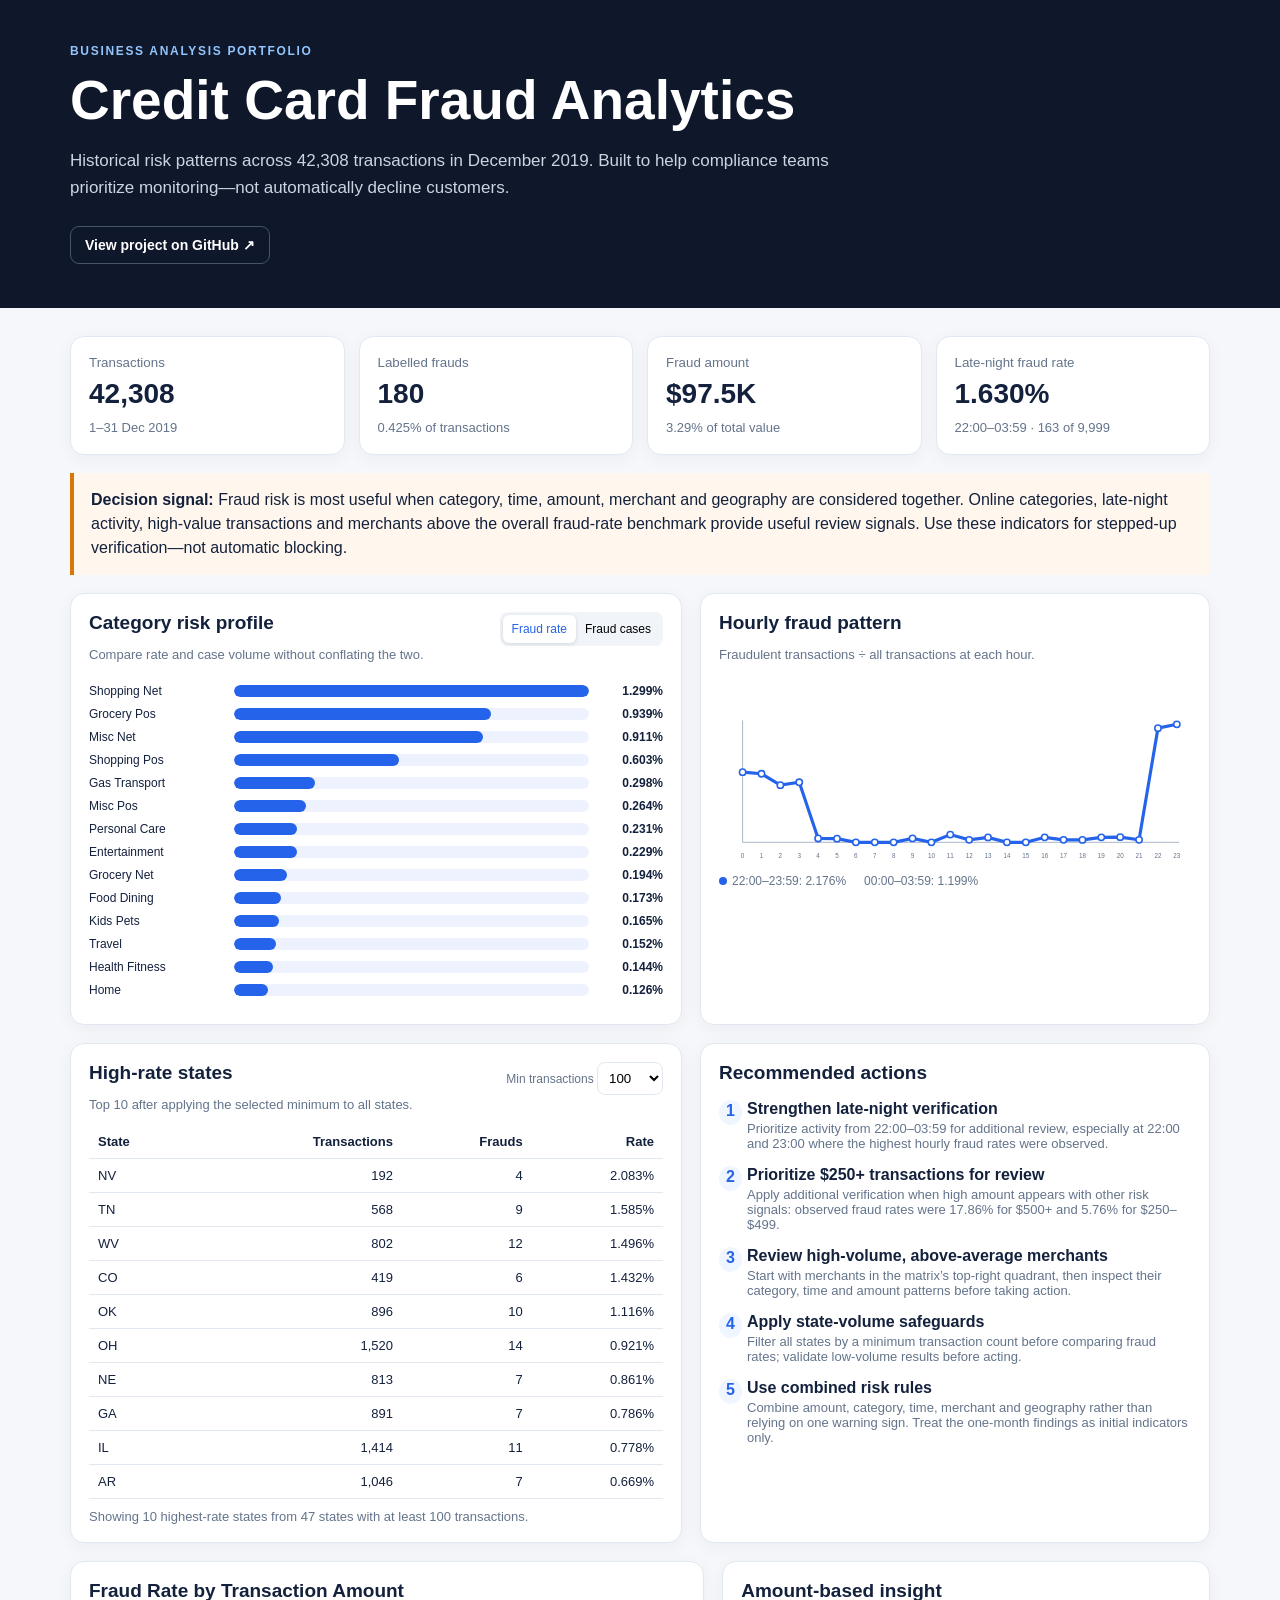
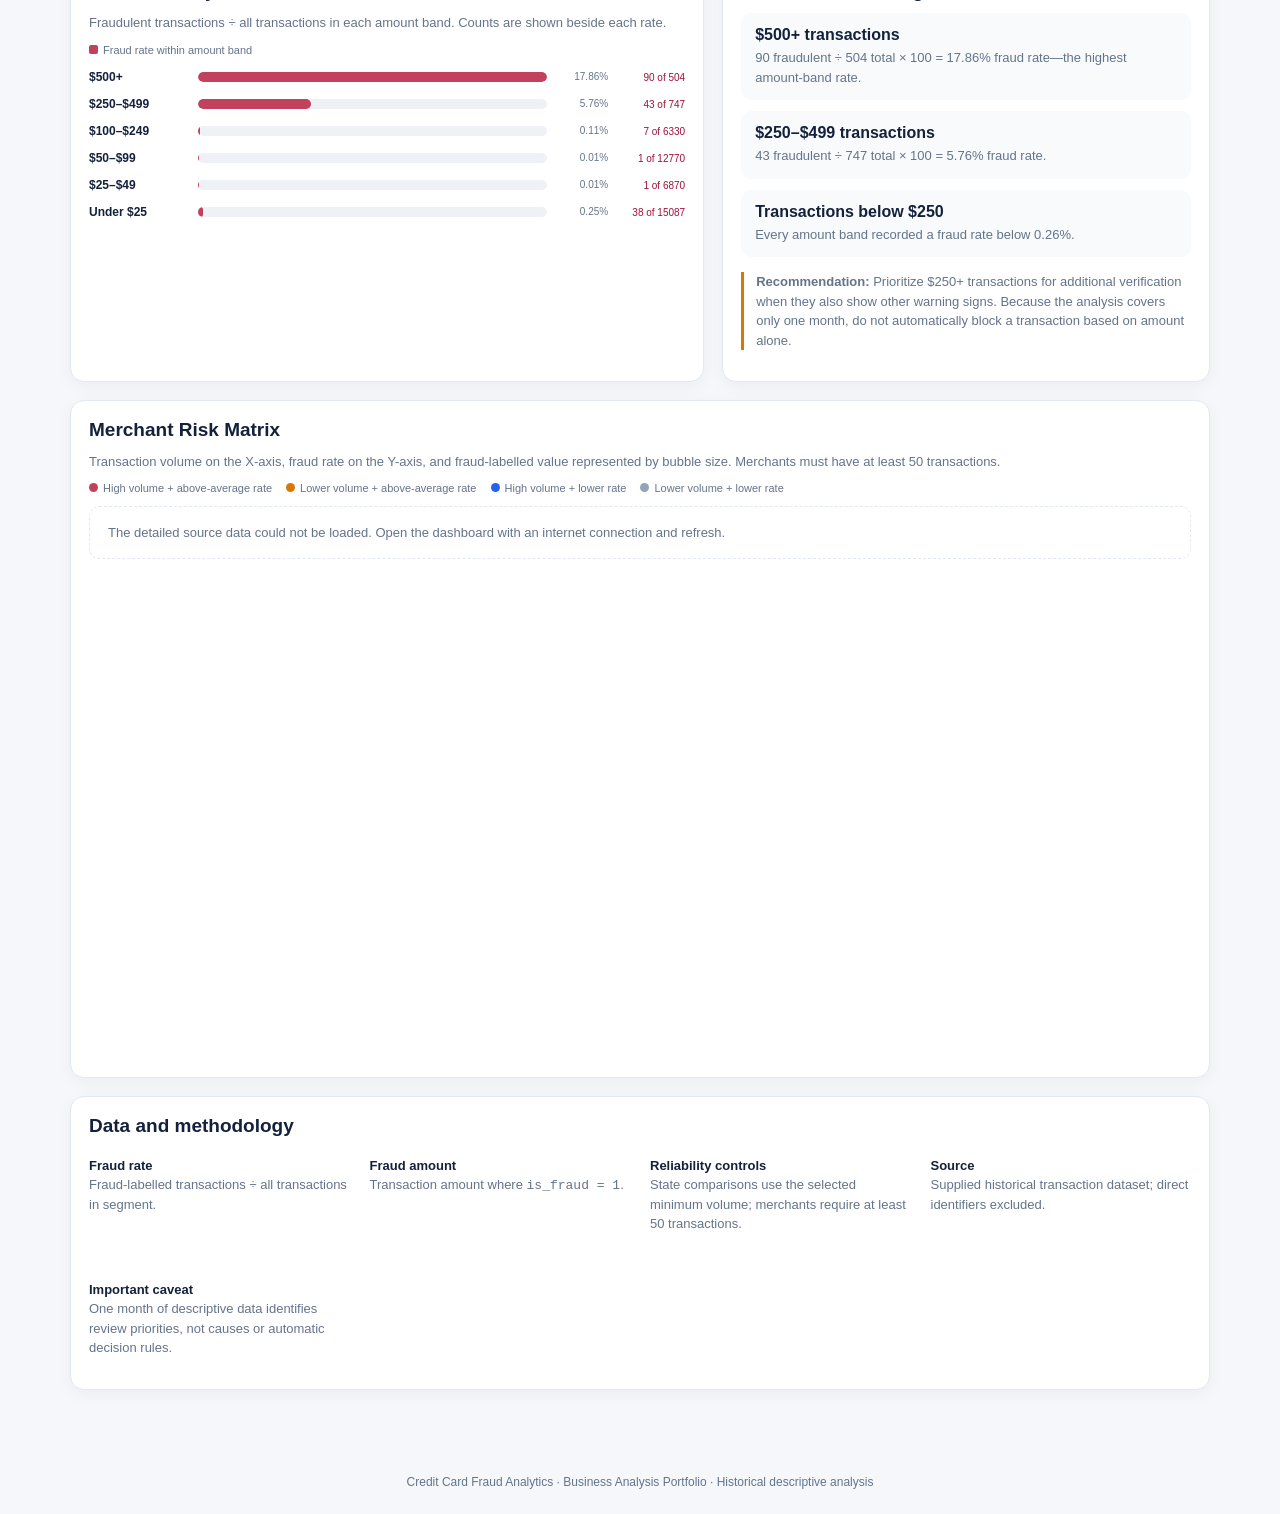
<file: docs/index.html>
<!doctype html>
<html lang="en">
<head>
  <meta charset="utf-8">
  <meta name="viewport" content="width=device-width,initial-scale=1">
  <meta http-equiv="Cache-Control" content="no-cache, no-store, must-revalidate">
  <meta http-equiv="Pragma" content="no-cache">
  <meta http-equiv="Expires" content="0">
  <!-- release: 20260727-dashboard-v2 -->
  <title>Credit Card Fraud Analytics</title>
  <style>
    :root{--ink:#14213d;--muted:#64748b;--blue:#2563eb;--gold:#d97706;--bg:#f5f7fb;--card:#fff;--line:#e2e8f0}
    *{box-sizing:border-box}
    body{margin:0;background:var(--bg);color:var(--ink);font-family:Inter,Arial,sans-serif}
    header{background:#0f172a;color:white}
    .headerInner{max-width:1180px;margin:auto;padding:44px 20px}
    .eyebrow{font-size:12px;letter-spacing:.14em;color:#93c5fd;font-weight:700}
    h1{font-size:clamp(34px,5vw,55px);line-height:1.05;margin:14px 0}
    header p{color:#cbd5e1;max-width:800px;font-size:17px;line-height:1.6}
    header a{display:inline-block;color:white;border:1px solid #475569;border-radius:9px;padding:10px 14px;margin-top:8px;text-decoration:none;font-weight:650;font-size:14px}
    main{max-width:1180px;margin:auto;padding:28px 20px 60px}
    .kpis{display:grid;grid-template-columns:repeat(4,1fr);gap:14px}
    .kpis article,.panel,.method{background:white;border:1px solid var(--line);border-radius:14px;padding:18px;box-shadow:0 4px 18px #0f172a0b}
    .kpis small{display:block;color:var(--muted)}
    .kpis strong{display:block;font-size:28px;margin:8px 0}
    .kpis span,.panel p{color:var(--muted);font-size:13px}
    aside{border-left:4px solid var(--gold);background:#fff7ed;padding:15px 17px;margin:18px 0;line-height:1.5}
    .two{display:grid;grid-template-columns:1.2fr 1fr;gap:18px;margin-top:18px}
    .panel h2,.method h2{font-size:19px;margin:0 0 6px}
    .panelHead{display:flex;justify-content:space-between;gap:15px;align-items:start}
    .toggle{display:flex;background:#f1f5f9;border-radius:8px;padding:3px}
    .toggle button{border:0;background:transparent;padding:7px 9px;border-radius:6px;font-size:12px;cursor:pointer}
    .toggle button.active{background:white;color:var(--blue);box-shadow:0 1px 4px #0002}
    .barrow{display:grid;grid-template-columns:135px 1fr 64px;gap:10px;align-items:center;margin:9px 0;font-size:12px;text-transform:capitalize}
    .track{height:12px;background:#eef2ff;border-radius:8px;overflow:hidden}
    .track i{display:block;height:100%;background:var(--blue);border-radius:8px}
    .barrow b{text-align:right}
    svg{width:100%;margin-top:10px}
    svg line{stroke:#94a3b8}
    svg polyline{fill:none;stroke:var(--blue);stroke-width:4}
    svg circle{fill:white;stroke:var(--blue);stroke-width:2}
    svg text{font-size:8px;text-anchor:middle;fill:#64748b}
    .legend{display:flex;gap:18px;font-size:12px;color:var(--muted)}
    .dot{display:inline-block;width:8px;height:8px;background:var(--blue);border-radius:50%;margin-right:5px}
    select{padding:7px;border:1px solid var(--line);border-radius:8px;background:white}
    label{font-size:12px;color:var(--muted)}
    table{width:100%;border-collapse:collapse;font-size:13px}
    th,td{padding:9px;border-bottom:1px solid var(--line);text-align:right}
    th:first-child,td:first-child{text-align:left}
    .tableNote{margin:10px 0 0;color:var(--muted);font-size:11px}
    ol{padding:0;list-style:none;counter-reset:n}
    li{counter-increment:n;display:grid;grid-template-columns:28px 1fr;margin:15px 0}
    li:before{content:counter(n);grid-row:1/3;background:#eff6ff;color:var(--blue);width:23px;height:23px;text-align:center;padding-top:2px;border-radius:50%;font-weight:700}
    li span{grid-column:2;color:var(--muted);font-size:13px;margin-top:3px}
    .amountSection{grid-template-columns:1.3fr 1fr}
    .comparisonLegend{display:flex;gap:18px;font-size:11px;color:var(--muted);margin:14px 0}
    .comparisonLegend i{display:inline-block;width:9px;height:9px;border-radius:2px;margin-right:5px}
    .fraudKey,.fraudBar{background:#c2415d}
    .legitimateKey,.legitimateBar{background:#3b73c5}
    .comparisonRow{display:grid;grid-template-columns:100px 1fr 52px 68px;gap:9px;align-items:center;margin:13px 0;font-size:12px}
    .comparisonPair{display:grid;gap:4px}
    .comparisonTrack{height:10px;background:#eef2f7;border-radius:6px;overflow:hidden}
    .comparisonTrack i{display:block;height:100%;border-radius:6px}
    .comparisonRow>span{color:var(--muted);font-size:10px;line-height:14px;text-align:right}
    .comparisonRow em{font-size:10px;color:#9f1239;font-style:normal;text-align:right}
    .insight{display:grid;gap:4px;background:#f8fafc;border-radius:10px;padding:13px 14px;margin:11px 0}
    .insight span,.amountNote{font-size:13px;color:var(--muted);line-height:1.5}
    .amountNote{border-left:3px solid #d97706;padding-left:12px;margin-top:15px}
    .wide{margin-top:18px}
    .chartStatus{padding:18px;border:1px dashed var(--line);border-radius:10px;color:var(--muted);font-size:13px;margin-top:12px}
    .matrixLegend{display:flex;flex-wrap:wrap;gap:14px;margin:10px 0;color:var(--muted);font-size:11px}
    .matrixLegend i{display:inline-block;width:9px;height:9px;border-radius:50%;margin-right:5px}
    .merchantSummary{display:grid;grid-template-columns:repeat(3,1fr);gap:10px;margin-top:12px}
    .merchantSummary div{background:#f8fafc;border-radius:9px;padding:11px;font-size:12px;color:var(--muted)}
    .merchantSummary b{display:block;color:var(--ink);margin-bottom:4px}
    .method{margin-top:18px}
    .method>div{display:grid;grid-template-columns:repeat(4,1fr);gap:20px}
    .method p{font-size:13px;line-height:1.5;color:var(--muted)}
    .method b{color:var(--ink)}
    footer{text-align:center;color:var(--muted);font-size:12px;padding:25px}
    @media(max-width:820px){.kpis{grid-template-columns:1fr 1fr}.two,.amountSection{grid-template-columns:1fr}.method>div{grid-template-columns:1fr 1fr}.merchantSummary{grid-template-columns:1fr}}
    @media(max-width:500px){.kpis,.method>div{grid-template-columns:1fr}.panelHead{display:block}.toggle{margin:10px 0;width:max-content}.barrow{grid-template-columns:110px 1fr 55px}.comparisonRow{grid-template-columns:80px 1fr 46px}.comparisonRow em{grid-column:2/4;text-align:left}}
  </style>
</head>
<body>
  <header>
    <div class="headerInner">
      <div class="eyebrow">BUSINESS ANALYSIS PORTFOLIO</div>
      <h1>Credit Card Fraud Analytics</h1>
      <p>Historical risk patterns across 42,308 transactions in December 2019. Built to help compliance teams prioritize monitoring—not automatically decline customers.</p>
      <a href="https://github.com/pankhuri1002/credit-card-fraud-analytics" target="_blank" rel="noreferrer">View project on GitHub ↗</a>
    </div>
  </header>
  <main>
    <section class="kpis">
      <article><small>Transactions</small><strong>42,308</strong><span>1–31 Dec 2019</span></article>
      <article><small>Labelled frauds</small><strong>180</strong><span>0.425% of transactions</span></article>
      <article><small>Fraud amount</small><strong>$97.5K</strong><span>3.29% of total value</span></article>
      <article><small>Late-night fraud rate</small><strong>1.630%</strong><span>22:00–03:59 · 163 of 9,999</span></article>
    </section>
    <aside><b>Decision signal:</b> Fraud risk is most useful when category, time, amount, merchant and geography are considered together. Online categories, late-night activity, high-value transactions and merchants above the overall fraud-rate benchmark provide useful review signals. Use these indicators for stepped-up verification—not automatic blocking.</aside>
    <section class="two">
      <article class="panel">
        <div class="panelHead">
          <div><h2>Category risk profile</h2><p>Compare rate and case volume without conflating the two.</p></div>
          <div class="toggle">
            <button id="rateButton" class="active" type="button">Fraud rate</button>
            <button id="fraudsButton" type="button">Fraud cases</button>
          </div>
        </div>
        <div id="categoryBars"></div>
      </article>
      <article class="panel">
        <h2>Hourly fraud pattern</h2>
        <p>Fraudulent transactions ÷ all transactions at each hour.</p>
        <svg id="hourChart" viewBox="0 0 600 235" aria-label="Fraud rate by hour"></svg>
        <div class="legend"><span><i class="dot"></i>22:00–23:59: 2.176%</span><span>00:00–03:59: 1.199%</span></div>
      </article>
    </section>
    <section class="two">
      <article class="panel">
        <div class="panelHead">
          <div><h2>High-rate states</h2><p>Top 10 after applying the selected minimum to all states.</p></div>
          <label>Min transactions
            <select id="minVolume">
              <option value="100">100</option>
              <option value="500">500</option>
              <option value="800">800</option>
              <option value="1000">1000</option>
            </select>
          </label>
        </div>
        <table><thead><tr><th>State</th><th>Transactions</th><th>Frauds</th><th>Rate</th></tr></thead><tbody id="stateRows"></tbody></table>
        <p class="tableNote" id="stateSummary"></p>
      </article>
      <article class="panel">
        <h2>Recommended actions</h2>
        <ol>
          <li><b>Strengthen late-night verification</b><span>Prioritize activity from 22:00–03:59 for additional review, especially at 22:00 and 23:00 where the highest hourly fraud rates were observed.</span></li>
          <li><b>Prioritize $250+ transactions for review</b><span>Apply additional verification when high amount appears with other risk signals: observed fraud rates were 17.86% for $500+ and 5.76% for $250–$499.</span></li>
          <li><b>Review high-volume, above-average merchants</b><span>Start with merchants in the matrix’s top-right quadrant, then inspect their category, time and amount patterns before taking action.</span></li>
          <li><b>Apply state-volume safeguards</b><span>Filter all states by a minimum transaction count before comparing fraud rates; validate low-volume results before acting.</span></li>
          <li><b>Use combined risk rules</b><span>Combine amount, category, time, merchant and geography rather than relying on one warning sign. Treat the one-month findings as initial indicators only.</span></li>
        </ol>
      </article>
    </section>
    <section class="two amountSection">
      <article class="panel">
        <h2>Fraud Rate by Transaction Amount</h2>
        <p>Fraudulent transactions ÷ all transactions in each amount band. Counts are shown beside each rate.</p>
        <div id="amountComparison"></div>
      </article>
      <article class="panel">
        <h2>Amount-based insight</h2>
        <div class="insight"><b>$500+ transactions</b><span>90 fraudulent ÷ 504 total × 100 = 17.86% fraud rate—the highest amount-band rate.</span></div>
        <div class="insight"><b>$250–$499 transactions</b><span>43 fraudulent ÷ 747 total × 100 = 5.76% fraud rate.</span></div>
        <div class="insight"><b>Transactions below $250</b><span>Every amount band recorded a fraud rate below 0.26%.</span></div>
        <p class="amountNote"><b>Recommendation:</b> Prioritize $250+ transactions for additional verification when they also show other warning signs. Because the analysis covers only one month, do not automatically block a transaction based on amount alone.</p>
      </article>
    </section>
    <section class="panel wide">
      <h2>Merchant Risk Matrix</h2>
      <p>Transaction volume on the X-axis, fraud rate on the Y-axis, and fraud-labelled value represented by bubble size. Merchants must have at least 50 transactions.</p>
      <div class="matrixLegend">
        <span><i style="background:#c2415d"></i>High volume + above-average rate</span>
        <span><i style="background:#d97706"></i>Lower volume + above-average rate</span>
        <span><i style="background:#2563eb"></i>High volume + lower rate</span>
        <span><i style="background:#94a3b8"></i>Lower volume + lower rate</span>
      </div>
      <div id="merchantStatus" class="chartStatus">Loading merchant-level risk from the source data…</div>
      <svg id="merchantMatrix" viewBox="0 0 1000 430" aria-label="Merchant risk matrix" hidden></svg>
      <div id="merchantSummary" class="merchantSummary" hidden></div>
    </section>
    <section class="method">
      <h2>Data and methodology</h2>
      <div>
        <p><b>Fraud rate</b><br>Fraud-labelled transactions ÷ all transactions in segment.</p>
        <p><b>Fraud amount</b><br>Transaction amount where <code>is_fraud = 1</code>.</p>
        <p><b>Reliability controls</b><br>State comparisons use the selected minimum volume; merchants require at least 50 transactions.</p>
        <p><b>Source</b><br>Supplied historical transaction dataset; direct identifiers excluded.</p>
        <p><b>Important caveat</b><br>One month of descriptive data identifies review priorities, not causes or automatic decision rules.</p>
      </div>
    </section>
  </main>
  <footer>Credit Card Fraud Analytics · Business Analysis Portfolio · Historical descriptive analysis</footer>
  <script>
    const categories=[
      ["shopping_net",3234,42,1.299],["grocery_pos",3940,37,.939],["misc_net",2085,19,.911],["shopping_pos",3812,23,.603],
      ["gas_transport",4356,13,.298],["misc_pos",2655,7,.264],["personal_care",3026,7,.231],["entertainment",3060,7,.229],
      ["grocery_net",1544,3,.194],["food_dining",2898,5,.173],["kids_pets",3633,6,.165],["travel",1313,2,.152],
      ["health_fitness",2770,4,.144],["home",3982,5,.126]
    ];
    const hours=[[0,1368,18,1.315789],[1,1400,18,1.285714],[2,1399,15,1.072194],[3,1421,16,1.125968],[4,1374,1,.07278],[5,1444,1,.069252],[6,1364,0,0],[7,1378,0,0],[8,1424,0,0],[9,1353,1,.07391],[10,1372,0,0],[11,1376,2,.145349],[12,2129,1,.04697],[13,2172,2,.092081],[14,2066,0,0],[15,2051,0,0],[16,2143,2,.093327],[17,2152,1,.046468],[18,2184,1,.045788],[19,2132,2,.093809],[20,2055,2,.097324],[21,2140,1,.046729],[22,2196,47,2.140255],[23,2215,49,2.21219]];
    const states=[["AK",61,0,0],["AL",1314,8,.608828],["AR",1046,7,.669216],["AZ",346,0,0],["CA",1871,3,.160342],["CO",419,6,1.431981],["CT",255,0,0],["DC",110,0,0],["FL",1451,1,.068918],["GA",891,7,.785634],["HI",80,0,0],["IA",879,0,0],["ID",177,0,0],["IL",1414,11,.777935],["IN",876,3,.342466],["KS",736,3,.407609],["KY",961,3,.312175],["LA",650,0,0],["MA",441,0,0],["MD",876,0,0],["ME",483,0,0],["MI",1509,6,.397614],["MN",1016,3,.295276],["MO",1265,8,.632411],["MS",689,2,.290276],["MT",364,0,0],["NC",1013,0,0],["ND",475,1,.210526],["NE",813,7,.861009],["NH",265,1,.377358],["NJ",739,0,0],["NM",536,3,.559701],["NV",192,4,2.083333],["NY",2801,0,0],["OH",1520,14,.921053],["OK",896,10,1.116071],["OR",599,0,0],["PA",2585,17,.65764],["RI",16,0,0],["SC",907,3,.330761],["SD",406,0,0],["TN",568,9,1.584507],["TX",3111,16,.514304],["UT",341,0,0],["VA",896,4,.446429],["VT",398,0,0],["WA",645,0,0],["WI",976,4,.409836],["WV",802,12,1.496259],["WY",628,4,.636943]];
    const amountBins=[["$500+",504,90],["$250–$499",747,43],["$100–$249",6330,7],["$50–$99",12770,1],["$25–$49",6870,1],["Under $25",15087,38]];
    const sourceCsv="https://raw.githubusercontent.com/pankhuri1002/credit-card-fraud-analytics/main/data/raw/cc_data_dec19.csv";
    let detailedRisk=null;

    function renderCategories(metric){
      const rows=[...categories].sort((a,b)=>metric==="rate"?b[3]-a[3]:b[2]-a[2]);
      const max=Math.max(...rows.map(row=>metric==="rate"?row[3]:row[2]));
      document.getElementById("categoryBars").innerHTML=rows.map(row=>{
        const value=metric==="rate"?row[3]:row[2];
        const label=metric==="rate"?`${value.toFixed(3)}%`:value;
        return `<div class="barrow"><span>${row[0].replaceAll("_"," ")}</span><div class="track"><i style="width:${100*value/max}%"></i></div><b>${label}</b></div>`;
      }).join("");
    }
    function selectMetric(metric){
      document.getElementById("rateButton").classList.toggle("active",metric==="rate");
      document.getElementById("fraudsButton").classList.toggle("active",metric==="frauds");
      renderCategories(metric);
    }
    document.getElementById("rateButton").addEventListener("click",()=>selectMetric("rate"));
    document.getElementById("fraudsButton").addEventListener("click",()=>selectMetric("frauds"));

    function renderStates(){
      const min=Number(document.getElementById("minVolume").value);
      const qualifying=states.filter(row=>row[1]>=min).sort((a,b)=>b[3]-a[3]||b[1]-a[1]);
      const displayed=qualifying.slice(0,10);
      document.getElementById("stateRows").innerHTML=displayed.map(row=>
        `<tr><td>${row[0]}</td><td>${row[1].toLocaleString()}</td><td>${row[2]}</td><td>${row[3].toFixed(3)}%</td></tr>`
      ).join("");
      document.getElementById("stateSummary").textContent=`Showing ${displayed.length} highest-rate states from ${qualifying.length} states with at least ${min.toLocaleString()} transactions.`;
    }
    document.getElementById("minVolume").addEventListener("change",renderStates);

    function renderHours(){
      const max=Math.max(...hours.map(row=>row[3]));
      const points=hours.map((row,index)=>`${30+index*24},${200-row[3]/max*150}`).join(" ");
      document.getElementById("hourChart").innerHTML=
        `<line x1="30" y1="200" x2="585" y2="200"></line><line x1="30" y1="45" x2="30" y2="200"></line><polyline points="${points}"></polyline>`+
        hours.map((row,index)=>`<g><title>${String(row[0]).padStart(2,"0")}:00 — ${row[3].toFixed(3)}% (${row[2]} frauds of ${row[1].toLocaleString()} transactions)</title><circle cx="${30+index*24}" cy="${200-row[3]/max*150}" r="4"></circle><text x="${30+index*24}" y="220">${index}</text></g>`).join("");
    }

    function renderAmounts(){
      const rows=amountBins.map(row=>({
        label:row[0],
        total:row[1],
        frauds:row[2],
        legitimate:row[1]-row[2],
        fraudRate:100*row[2]/row[1]
      }));
      const max=Math.max(...rows.map(row=>row.fraudRate));
      document.getElementById("amountComparison").innerHTML=
        `<div class="comparisonLegend"><span><i class="fraudKey"></i>Fraud rate within amount band</span></div>`+
        rows.map(row=>`<div class="comparisonRow" title="${row.frauds} fraudulent, ${row.legitimate} legitimate, ${row.total} total"><b>${row.label}</b><div class="comparisonTrack"><i class="fraudBar" style="width:${100*row.fraudRate/max}%"></i></div><span>${row.fraudRate.toFixed(2)}%</span><em>${row.frauds} of ${row.total}</em></div>`).join("");
    }

    function parseCsv(text){
      const rows=[];let row=[],field="",quoted=false;
      for(let i=0;i<text.length;i++){
        const ch=text[i],next=text[i+1];
        if(ch==='"'&&quoted&&next==='"'){field+='"';i++}
        else if(ch==='"'){quoted=!quoted}
        else if(ch===","&&!quoted){row.push(field);field=""}
        else if((ch==="\n"||ch==="\r")&&!quoted){
          if(ch==="\r"&&next==="\n")i++;
          row.push(field);field="";
          if(row.some(value=>value!==""))rows.push(row);
          row=[];
        }else field+=ch;
      }
      if(field||row.length){row.push(field);rows.push(row)}
      return rows;
    }

    function aggregateDetailedRisk(csvRows){
      const header=csvRows[0];
      const ix=Object.fromEntries(header.map((name,index)=>[name.replace(/^\uFEFF/,""),index]));
      const merchants=new Map();
      for(const row of csvRows.slice(1)){
        if(row.length<header.length)continue;
        const merchant=row[ix.merchant];
        const fraud=Number(row[ix.is_fraud])||0;
        const amount=Number(row[ix.amt])||0;
        const merchantRow=merchants.get(merchant)||{merchant,transactions:0,frauds:0,fraudAmount:0};
        merchantRow.transactions++;merchantRow.frauds+=fraud;
        if(fraud===1)merchantRow.fraudAmount+=amount;
        merchants.set(merchant,merchantRow);
      }
      for(const row of merchants.values())row.rate=100*row.frauds/row.transactions;
      return {merchants:[...merchants.values()]};
    }

    function renderMerchantMatrix(){
      if(!detailedRisk)return;
      const rows=detailedRisk.merchants.filter(row=>row.transactions>=50);
      const overallRate=180/42308*100,medianVolume=62;
      const xMax=Math.ceil(Math.max(...rows.map(row=>row.transactions))/10)*10;
      const yMax=Math.ceil(Math.max(...rows.map(row=>row.rate))*2)/2;
      const maxAmount=Math.max(...rows.map(row=>row.fraudAmount));
      const left=65,right=960,top=25,bottom=355;
      const x=value=>left+(value-50)/(xMax-50)*(right-left);
      const y=value=>bottom-value/yMax*(bottom-top);
      const color=row=>row.rate>overallRate?(row.transactions>=medianVolume?"#c2415d":"#d97706"):(row.transactions>=medianVolume?"#2563eb":"#94a3b8");
      const points=[...rows].sort((a,b)=>b.fraudAmount-a.fraudAmount).map(row=>{
        const radius=2.8+(maxAmount?Math.sqrt(row.fraudAmount/maxAmount)*8:0);
        return `<circle cx="${x(row.transactions).toFixed(1)}" cy="${y(row.rate).toFixed(1)}" r="${radius.toFixed(1)}" fill="${color(row)}" fill-opacity=".72" stroke="#fff" stroke-width="1"><title>${row.merchant.replace(/^fraud_/,"")} — ${row.transactions} transactions, ${row.frauds} frauds, ${row.rate.toFixed(3)}% rate, $${row.fraudAmount.toFixed(2)} fraud-labelled value</title></circle>`;
      }).join("");
      const xTicks=[50,75,100,125,150].filter(v=>v<=xMax);
      const yTicks=[0,1,2,3,4,5].filter(v=>v<=yMax);
      const axes=`<line x1="${left}" y1="${bottom}" x2="${right}" y2="${bottom}"/><line x1="${left}" y1="${top}" x2="${left}" y2="${bottom}"/>`+
        xTicks.map(v=>`<line x1="${x(v)}" y1="${bottom}" x2="${x(v)}" y2="${bottom+5}"/><text x="${x(v)}" y="${bottom+20}">${v}</text>`).join("")+
        yTicks.map(v=>`<line x1="${left-5}" y1="${y(v)}" x2="${left}" y2="${y(v)}"/><text x="${left-28}" y="${y(v)+3}">${v}%</text>`).join("")+
        `<text x="${(left+right)/2}" y="405">Transaction volume</text><text x="18" y="${(top+bottom)/2}" transform="rotate(-90 18 ${(top+bottom)/2})">Fraud rate</text>`;
      const references=`<line x1="${x(medianVolume)}" y1="${top}" x2="${x(medianVolume)}" y2="${bottom}" stroke="#64748b" stroke-dasharray="5 4"/><line x1="${left}" y1="${y(overallRate)}" x2="${right}" y2="${y(overallRate)}" stroke="#64748b" stroke-dasharray="5 4"/><text x="${x(medianVolume)+36}" y="${top+10}">Median volume: 62</text><text x="${right-75}" y="${y(overallRate)-7}">Overall rate: 0.425%</text>`;
      const svg=document.getElementById("merchantMatrix");
      svg.innerHTML=axes+references+points;
      svg.hidden=false;
      document.getElementById("merchantStatus").hidden=true;
      const priority=rows.filter(row=>row.transactions>=medianVolume&&row.rate>overallRate);
      const topMerchant=priority.sort((a,b)=>b.rate-a.rate||b.fraudAmount-a.fraudAmount)[0];
      document.getElementById("merchantSummary").innerHTML=
        `<div><b>${rows.length} merchants compared</b>All meet the minimum of 50 transactions.</div>`+
        `<div><b>${priority.length} top-right merchants</b>Above both the median volume and overall fraud-rate reference lines.</div>`+
        `<div><b>Highest top-right rate</b>${topMerchant.merchant.replace(/^fraud_/,"")}: ${topMerchant.frauds}/${topMerchant.transactions} = ${topMerchant.rate.toFixed(2)}%.</div>`;
      document.getElementById("merchantSummary").hidden=false;
    }

    async function loadDetailedRisk(){
      try{
        const response=await fetch(sourceCsv,{cache:"no-store"});
        if(!response.ok)throw new Error(`Source returned ${response.status}`);
        detailedRisk=aggregateDetailedRisk(parseCsv(await response.text()));
        renderMerchantMatrix();
      }catch(error){
        document.getElementById("merchantStatus").textContent="The detailed source data could not be loaded. Open the dashboard with an internet connection and refresh.";
      }
    }

    renderCategories("rate");
    renderStates();
    renderHours();
    renderAmounts();
    loadDetailedRisk();
  </script>
</body>
</html>
</file>
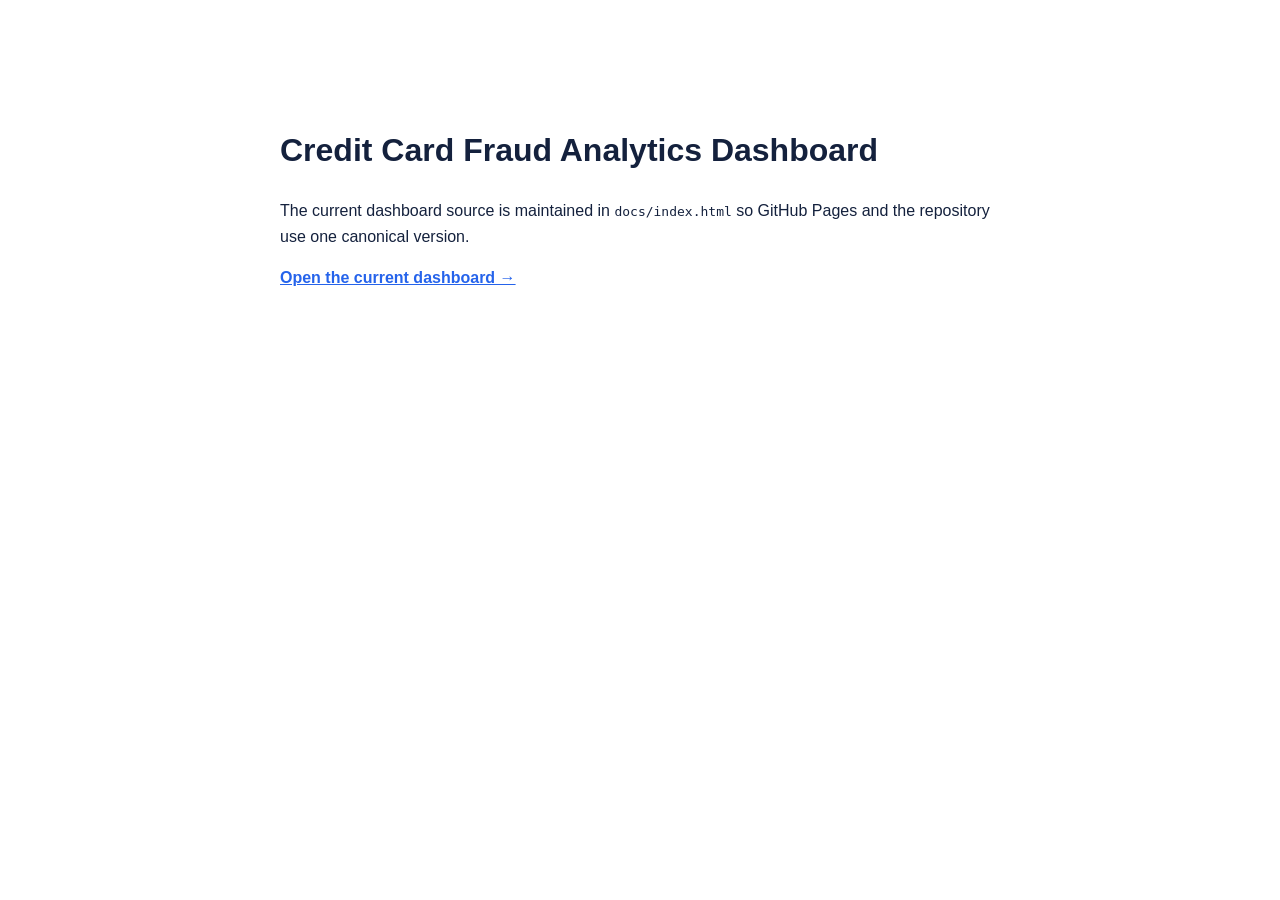
<file: dashboard.html>
<!doctype html>
<html lang="en">
<head>
  <meta charset="utf-8">
  <meta name="viewport" content="width=device-width,initial-scale=1">
  <title>Credit Card Fraud Analytics Dashboard</title>
  <style>body{max-width:720px;margin:80px auto;padding:24px;font-family:Arial,sans-serif;color:#14213d;line-height:1.6}a{color:#2563eb;font-weight:700}</style>
</head>
<body>
  <h1>Credit Card Fraud Analytics Dashboard</h1>
  <p>The current dashboard source is maintained in <code>docs/index.html</code> so GitHub Pages and the repository use one canonical version.</p>
  <p><a href="./docs/index.html">Open the current dashboard →</a></p>
</body>
</html>
</file>
